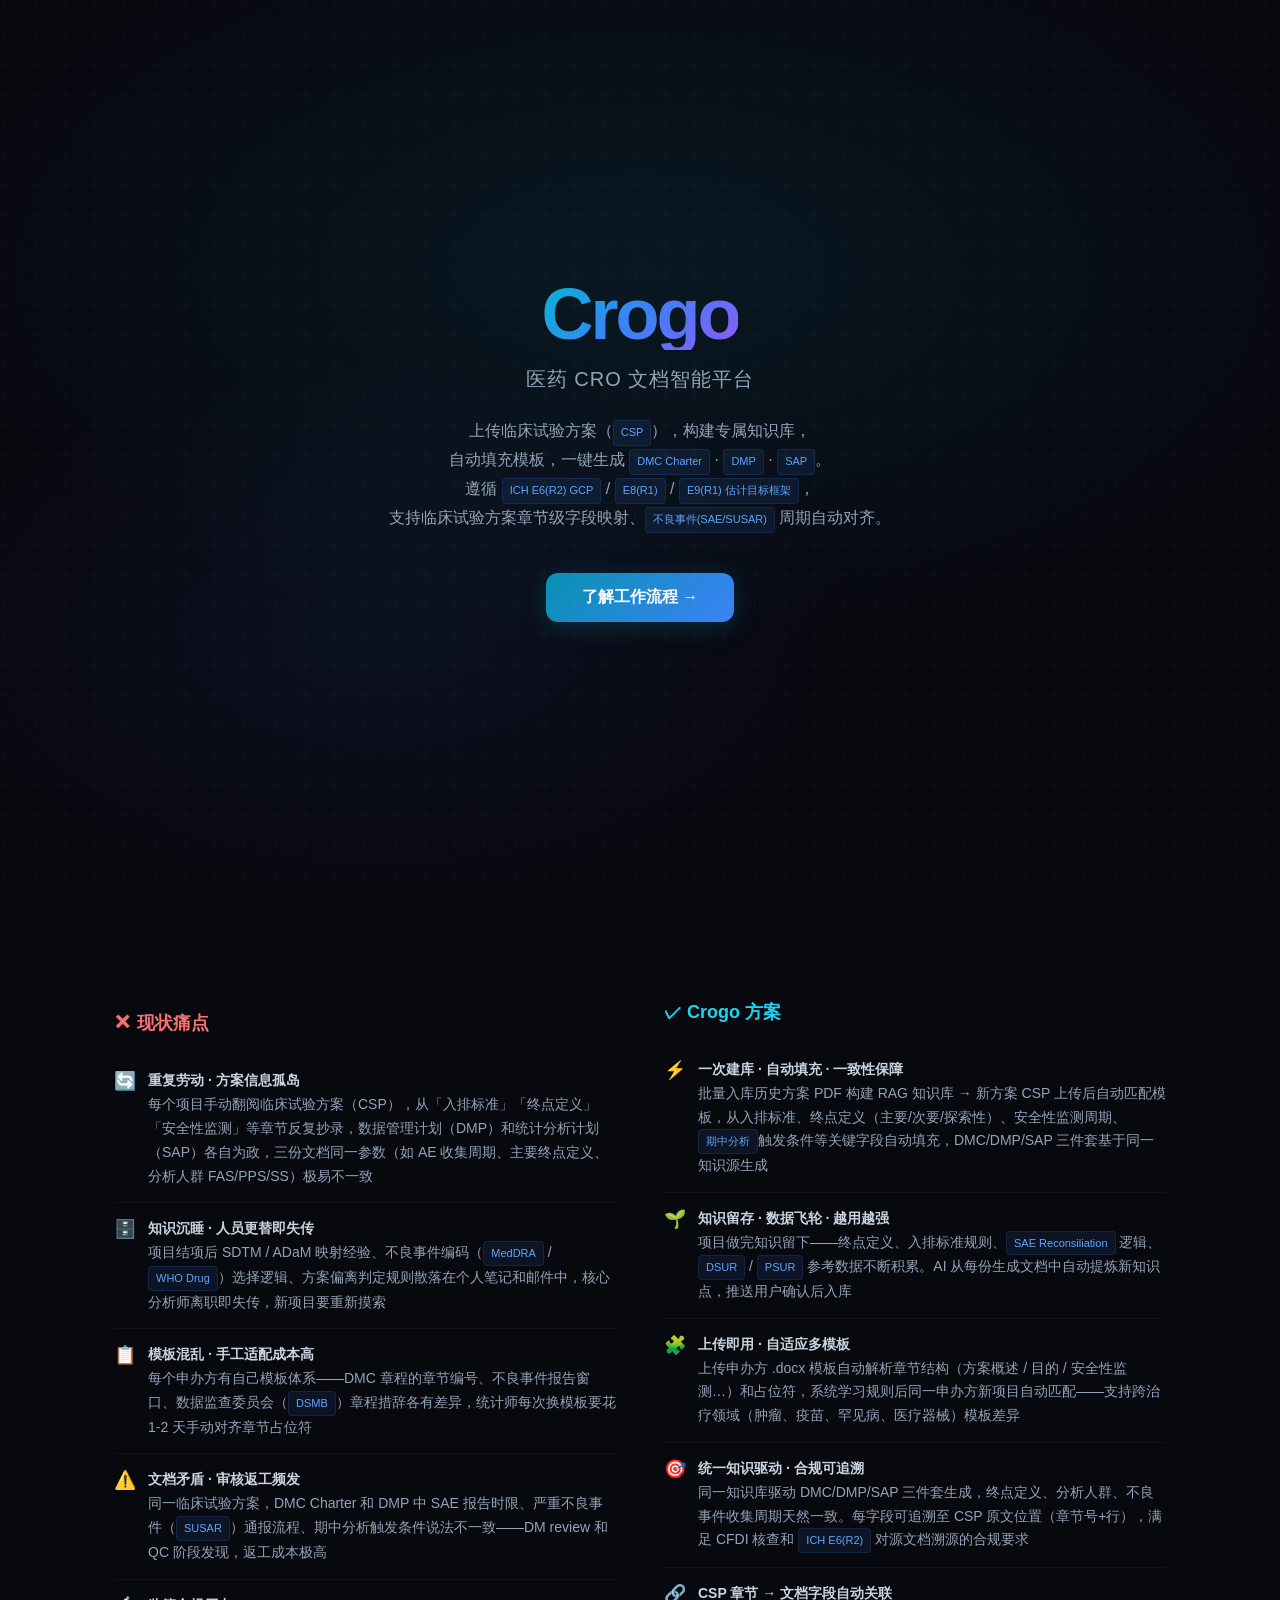
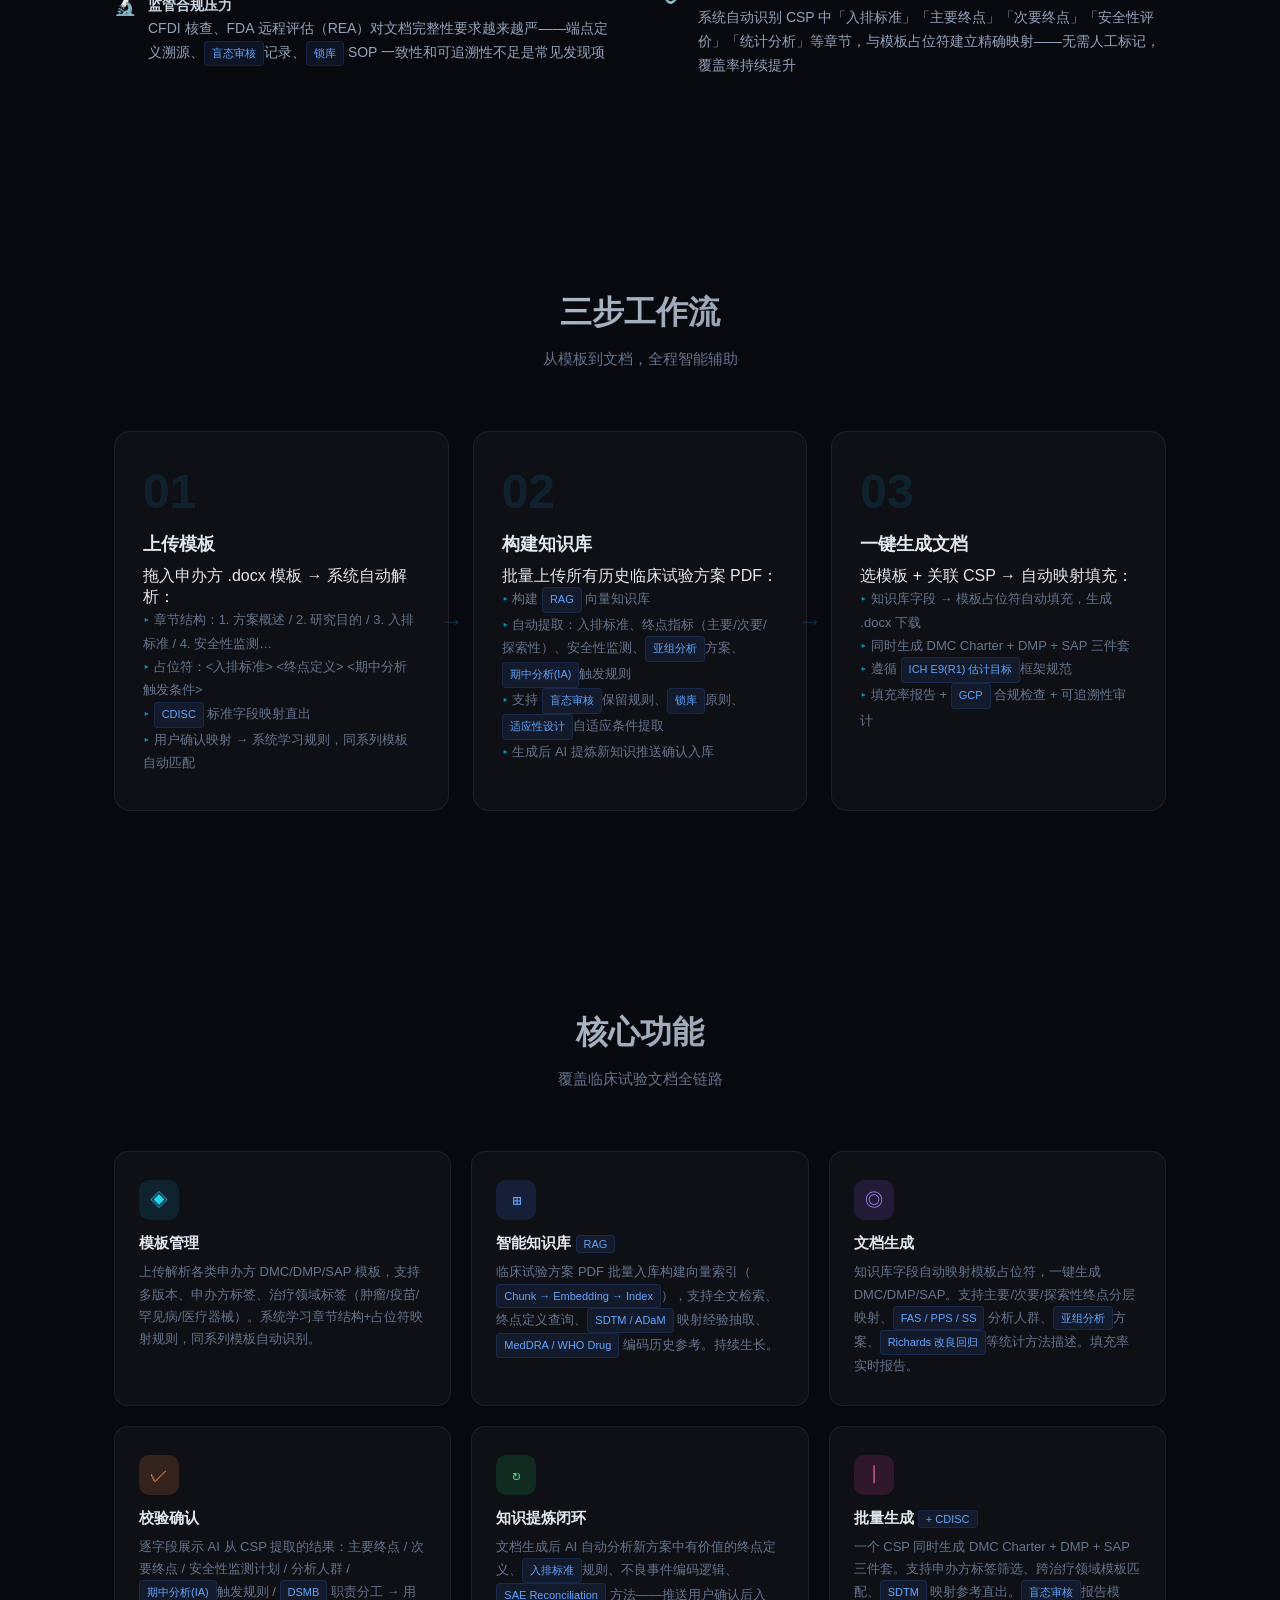
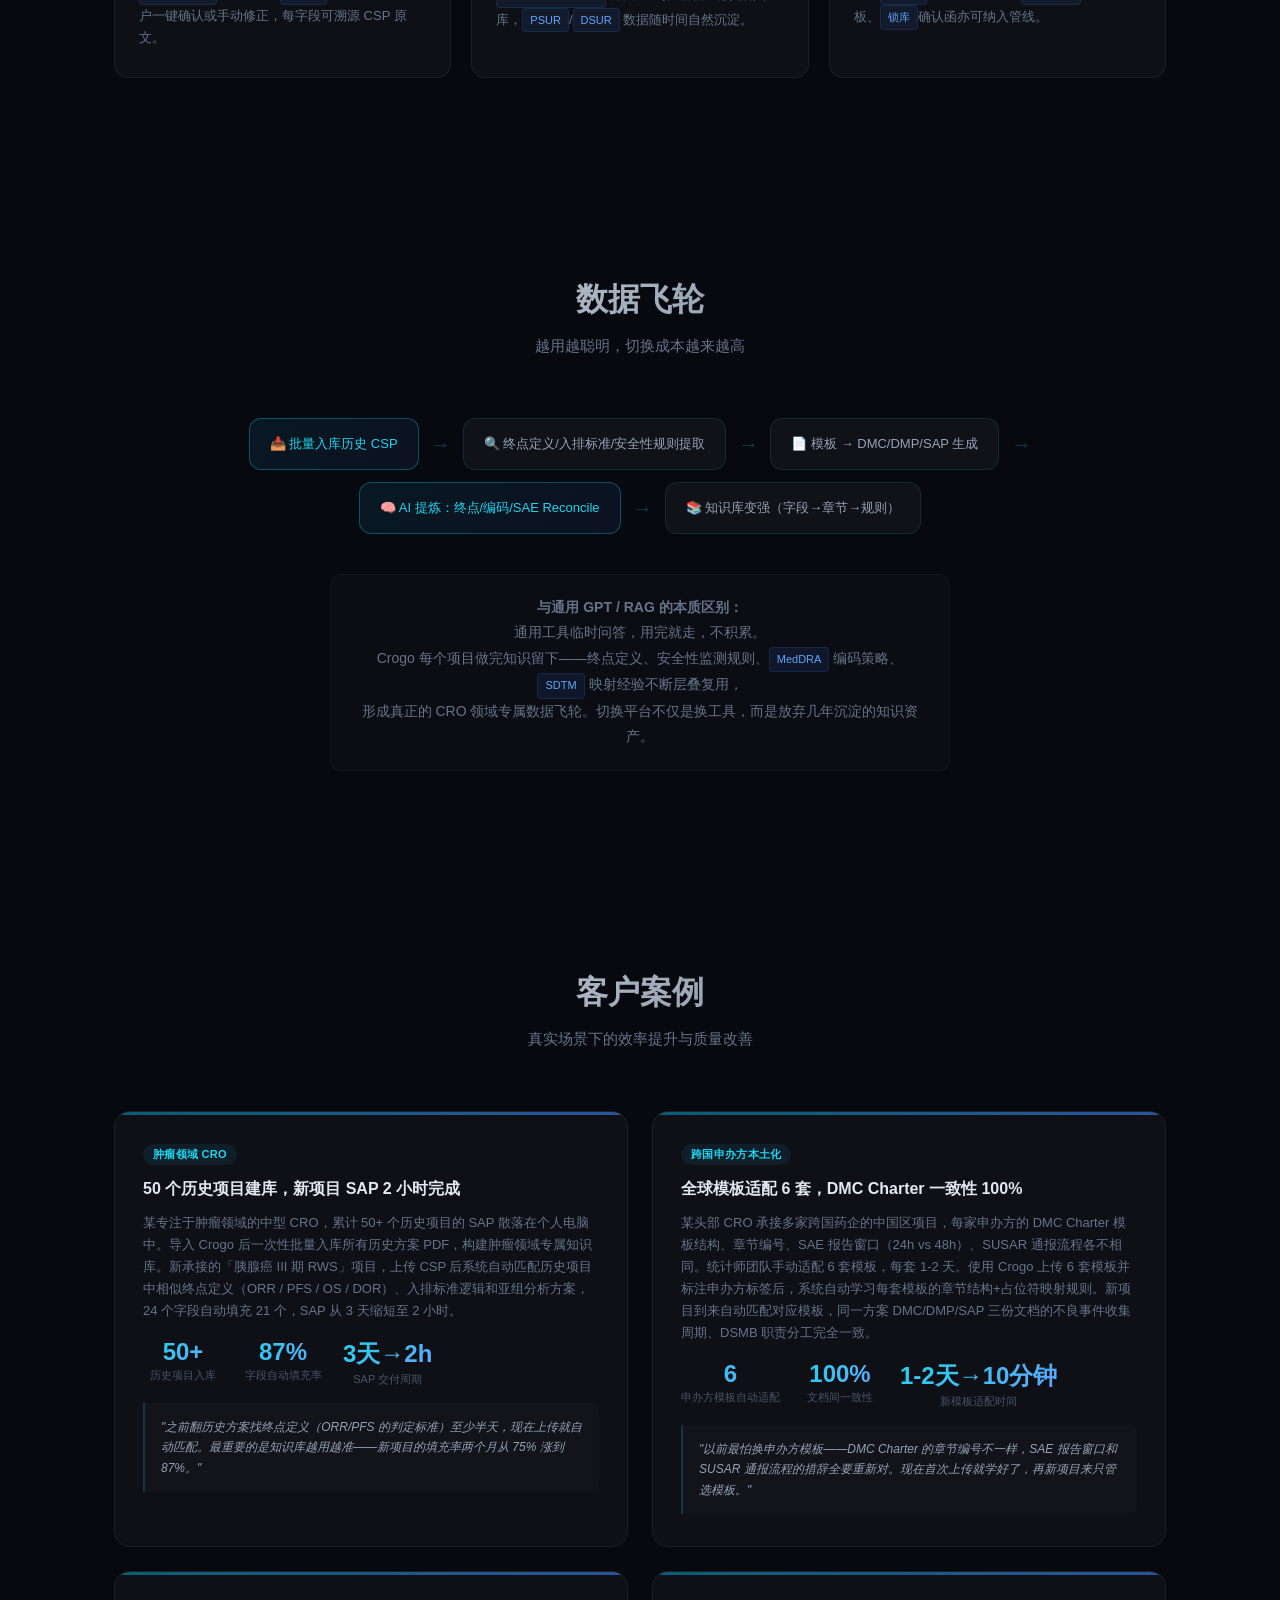
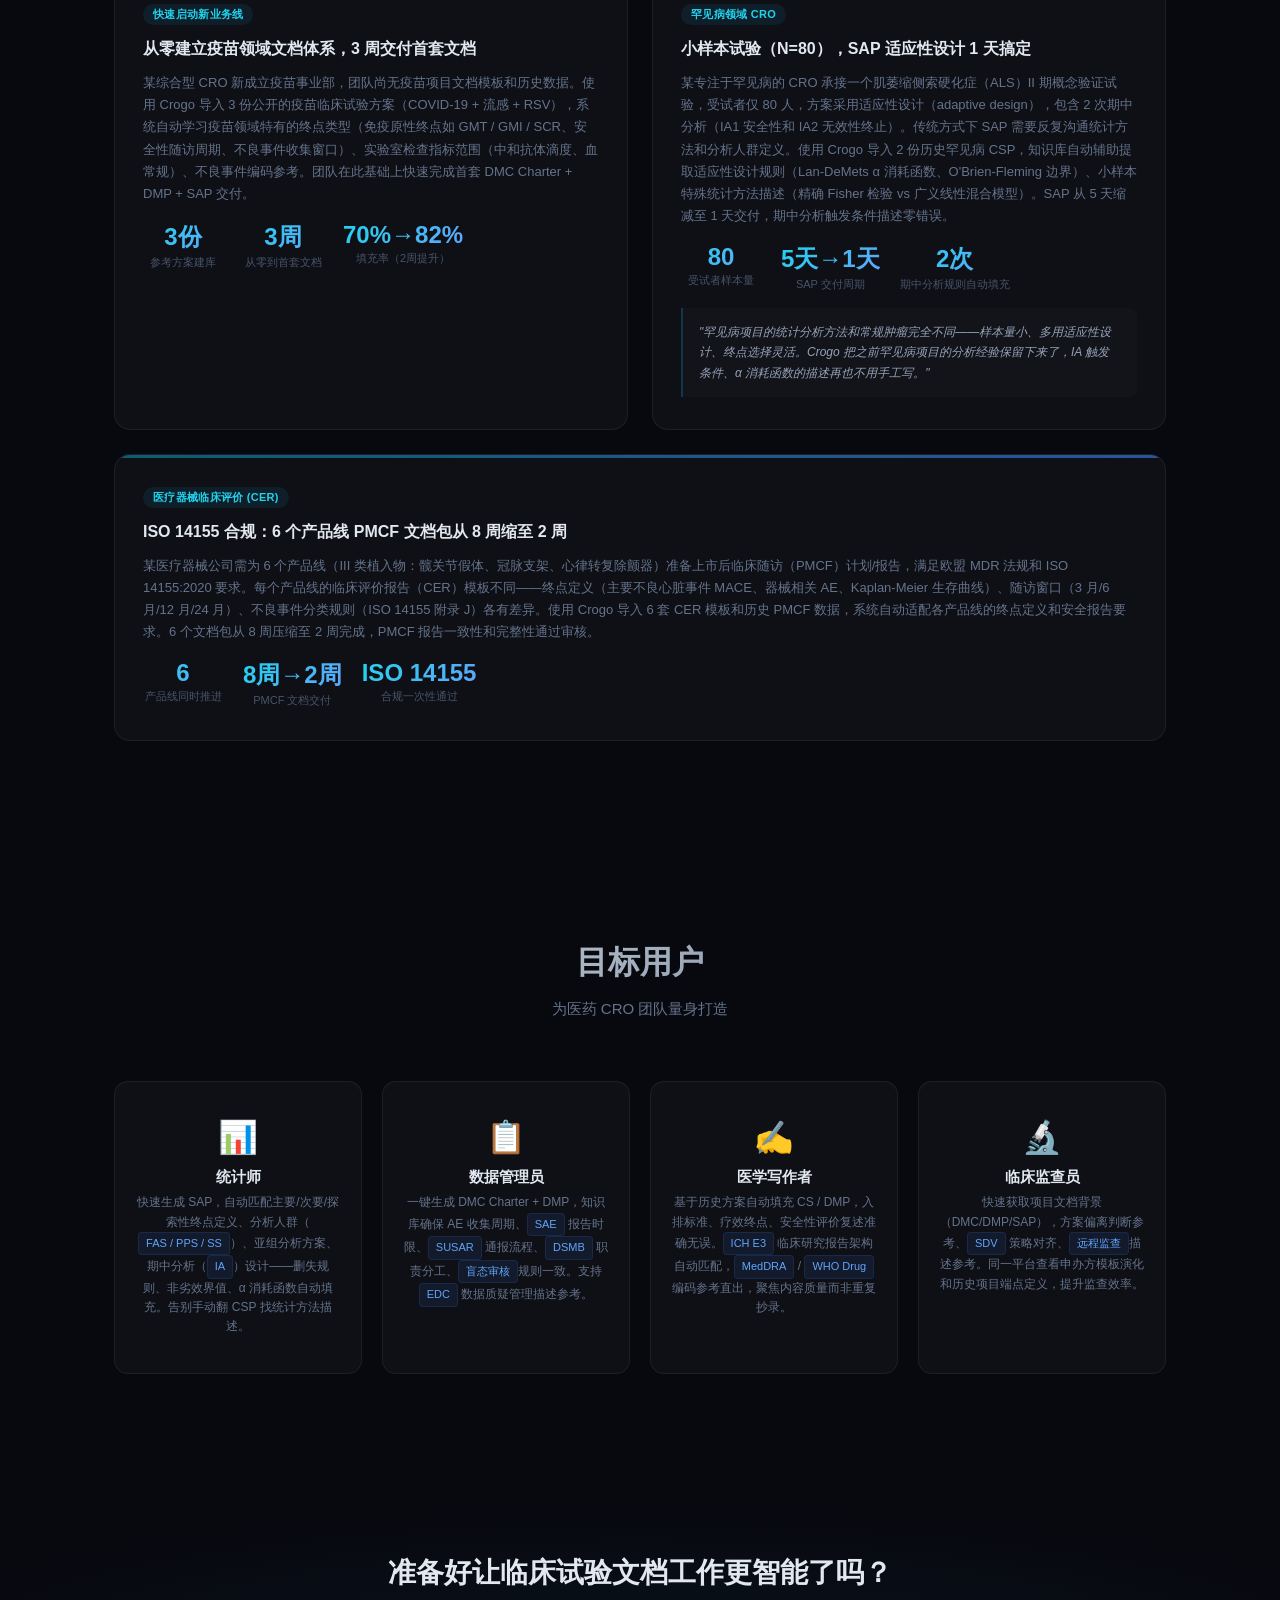
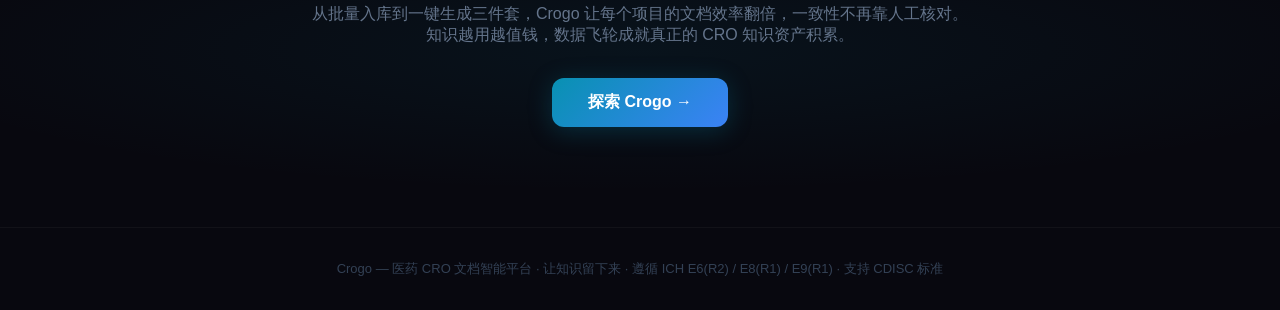
<file: app/index.html>
<!DOCTYPE html>
<html lang="zh-CN">
<head>
<meta charset="UTF-8">
<meta name="viewport" content="width=device-width, initial-scale=1.0">
<title>Crogo — 医药CRO文档智能平台</title>
<style>
* { margin: 0; padding: 0; box-sizing: border-box; }

body {
  font-family: -apple-system, BlinkMacSystemFont, 'Segoe UI', 'PingFang SC', 'Microsoft YaHei', sans-serif;
  background: #08080f;
  color: #e2e8f0;
  overflow-x: hidden;
}

/* ── Hero ── */
.hero {
  min-height: 100vh;
  display: flex;
  flex-direction: column;
  align-items: center;
  justify-content: center;
  text-align: center;
  padding: 40px 24px;
  position: relative;
  background: radial-gradient(ellipse 80% 60% at 50% 30%, rgba(8,145,178,.12) 0%, transparent 70%),
              radial-gradient(ellipse 60% 50% at 30% 70%, rgba(59,130,246,.08) 0%, transparent 60%);
}
.hero::after {
  content: '';
  position: absolute;
  inset: 0;
  background: url("data:image/svg+xml,%3Csvg width='60' height='60' viewBox='0 0 60 60' xmlns='http://www.w3.org/2000/svg'%3E%3Cg fill='none' fill-rule='evenodd'%3E%3Cg fill='%23ffffff' fill-opacity='0.015'%3E%3Cpath d='M36 34v-4h-2v4h-4v2h4v4h2v-4h4v-2h-4zm0-30V0h-2v4h-4v2h4v4h2V6h4V4h-4zM6 34v-4H4v4H0v2h4v4h2v-4h4v-2H6zM6 4V0H4v4H0v2h4v4h2V6h4V4H6z'/%3E%3C/g%3E%3C/g%3E%3C/svg%3E");
  pointer-events: none;
}
.hero-logo {
  font-size: 72px;
  font-weight: 800;
  letter-spacing: -3px;
  background: linear-gradient(135deg, #06b6d4 0%, #3b82f6 50%, #8b5cf6 100%);
  -webkit-background-clip: text;
  -webkit-text-fill-color: transparent;
  background-clip: text;
  line-height: 1;
}
.hero-tagline {
  font-size: 20px;
  color: #94a3b8;
  margin-top: 16px;
  letter-spacing: 1px;
}
.hero-desc {
  max-width: 680px;
  margin: 24px auto 40px;
  font-size: 16px;
  line-height: 1.8;
  color: #94a3b8;
}
.hero-cta {
  display: inline-flex;
  align-items: center;
  gap: 8px;
  padding: 14px 36px;
  border-radius: 12px;
  background: linear-gradient(135deg, #0891b2, #3b82f6);
  color: #fff;
  font-size: 16px;
  font-weight: 600;
  text-decoration: none;
  transition: transform .2s, box-shadow .2s;
  box-shadow: 0 4px 24px rgba(8,145,178,.25);
}
.hero-cta:hover {
  transform: translateY(-2px);
  box-shadow: 0 8px 32px rgba(8,145,178,.35);
}

/* ── Sections ── */
.section {
  max-width: 1100px;
  margin: 0 auto;
  padding: 100px 24px;
}
.section-title {
  font-size: 32px;
  font-weight: 700;
  text-align: center;
  margin-bottom: 12px;
  background: linear-gradient(135deg, #e2e8f0, #64748b);
  -webkit-background-clip: text;
  -webkit-text-fill-color: transparent;
  background-clip: text;
}
.section-subtitle {
  text-align: center;
  color: #64748b;
  font-size: 15px;
  margin-bottom: 60px;
  line-height: 1.6;
}

/* ── Problem / Solution ── */
.problem-grid {
  display: grid;
  grid-template-columns: 1fr 1fr;
  gap: 48px;
  align-items: center;
}
.problem-list h3 {
  font-size: 18px;
  font-weight: 600;
  color: #f87171;
  margin-bottom: 20px;
}
.problem-item {
  display: flex;
  gap: 12px;
  padding: 14px 0;
  border-bottom: 1px solid rgba(255,255,255,.04);
}
.problem-item:last-child { border: none; }
.problem-item .icon { font-size: 18px; flex-shrink: 0; margin-top: 1px; }
.problem-item .text { font-size: 14px; line-height: 1.7; color: #94a3b8; }
.problem-item .label { font-weight: 600; color: #cbd5e1; }

.solution-list h3 {
  font-size: 18px;
  font-weight: 600;
  color: #22d3ee;
  margin-bottom: 20px;
}
.solution-item {
  display: flex;
  gap: 12px;
  padding: 14px 0;
  border-bottom: 1px solid rgba(255,255,255,.04);
}
.solution-item:last-child { border: none; }
.solution-item .icon { font-size: 18px; flex-shrink: 0; margin-top: 1px; }
.solution-item .text { font-size: 14px; line-height: 1.7; color: #94a3b8; }
.solution-item .label { font-weight: 600; color: #cbd5e1; }

/* ── How It Works ── */
.steps {
  display: grid;
  grid-template-columns: repeat(3, 1fr);
  gap: 24px;
}
.step-card {
  background: rgba(255,255,255,.03);
  border: 1px solid rgba(255,255,255,.06);
  border-radius: 16px;
  padding: 36px 28px;
  position: relative;
  transition: border-color .3s, transform .3s;
}
.step-card:hover {
  border-color: rgba(8,145,178,.3);
  transform: translateY(-4px);
}
.step-number {
  font-size: 48px;
  font-weight: 800;
  background: linear-gradient(135deg, rgba(8,145,178,.15), rgba(59,130,246,.15));
  -webkit-background-clip: text;
  -webkit-text-fill-color: transparent;
  background-clip: text;
  line-height: 1;
  margin-bottom: 16px;
}
.step-card h4 {
  font-size: 18px;
  font-weight: 600;
  margin-bottom: 10px;
  color: #e2e8f0;
}
.step-card ul {
  font-size: 13px;
  line-height: 1.8;
  color: #64748b;
  padding-left: 0;
  list-style: none;
}
.step-card ul li::before {
  content: '▸ ';
  color: #0891b2;
}
.step-arrow {
  position: absolute;
  right: -16px;
  top: 50%;
  transform: translateY(-50%);
  font-size: 24px;
  color: rgba(8,145,178,.3);
}
.steps .step-card:last-child .step-arrow { display: none; }

/* ── Features ── */
.features {
  display: grid;
  grid-template-columns: repeat(3, 1fr);
  gap: 20px;
}
.feature-card {
  background: rgba(255,255,255,.03);
  border: 1px solid rgba(255,255,255,.06);
  border-radius: 14px;
  padding: 28px 24px;
  transition: border-color .3s;
}
.feature-card:hover { border-color: rgba(8,145,178,.2); }
.feature-icon {
  width: 40px;
  height: 40px;
  border-radius: 10px;
  display: flex;
  align-items: center;
  justify-content: center;
  font-size: 18px;
  margin-bottom: 14px;
}
.feature-card h4 {
  font-size: 15px;
  font-weight: 600;
  margin-bottom: 8px;
  color: #e2e8f0;
}
.feature-card p {
  font-size: 13px;
  line-height: 1.7;
  color: #64748b;
}

/* ── Data Flywheel ── */
.flywheel {
  text-align: center;
}
.flywheel-diagram {
  display: flex;
  align-items: center;
  justify-content: center;
  gap: 12px;
  flex-wrap: wrap;
  margin-top: 20px;
}
.flywheel-node {
  background: rgba(255,255,255,.04);
  border: 1px solid rgba(8,145,178,.2);
  border-radius: 12px;
  padding: 16px 20px;
  font-size: 13px;
  font-weight: 500;
  color: #94a3b8;
  min-width: 100px;
}
.flywheel-arrow {
  color: rgba(8,145,178,.4);
  font-size: 20px;
  font-weight: 300;
}
.flywheel-node.active {
  background: linear-gradient(135deg, rgba(8,145,178,.12), rgba(59,130,246,.08));
  border-color: rgba(8,145,178,.5);
  color: #22d3ee;
}
.flywheel-note {
  max-width: 620px;
  margin: 40px auto 0;
  font-size: 14px;
  line-height: 1.8;
  color: #64748b;
  padding: 20px 24px;
  background: rgba(255,255,255,.02);
  border-radius: 12px;
  border: 1px solid rgba(255,255,255,.04);
}

/* ── Case Studies ── */
.cases-grid {
  display: grid;
  grid-template-columns: 1fr 1fr;
  gap: 24px;
}
.case-card {
  background: rgba(255,255,255,.03);
  border: 1px solid rgba(255,255,255,.06);
  border-radius: 16px;
  padding: 32px 28px;
  position: relative;
  overflow: hidden;
  transition: border-color .3s;
}
.case-card:hover { border-color: rgba(8,145,178,.2); }
.case-card::before {
  content: '';
  position: absolute;
  top: 0; left: 0; right: 0;
  height: 3px;
  background: linear-gradient(90deg, #0891b2, #3b82f6);
  opacity: .6;
}
.case-tag {
  display: inline-block;
  padding: 3px 10px;
  border-radius: 20px;
  font-size: 11px;
  font-weight: 600;
  background: rgba(8,145,178,.12);
  color: #22d3ee;
  margin-bottom: 14px;
  letter-spacing: .3px;
}
.case-card h4 {
  font-size: 16px;
  font-weight: 600;
  margin-bottom: 12px;
  color: #e2e8f0;
}
.case-detail {
  font-size: 13px;
  line-height: 1.7;
  color: #64748b;
  margin-bottom: 16px;
}
.case-metrics {
  display: flex;
  gap: 20px;
  flex-wrap: wrap;
}
.case-metric {
  text-align: center;
  min-width: 80px;
}
.case-metric .num {
  font-size: 24px;
  font-weight: 700;
  background: linear-gradient(135deg, #22d3ee, #60a5fa);
  -webkit-background-clip: text;
  -webkit-text-fill-color: transparent;
  background-clip: text;
}
.case-metric .label {
  font-size: 11px;
  color: #475569;
  margin-top: 2px;
}
.case-quote {
  margin-top: 16px;
  padding: 14px 16px;
  background: rgba(255,255,255,.02);
  border-left: 2px solid rgba(8,145,178,.3);
  border-radius: 0 8px 8px 0;
  font-size: 12px;
  line-height: 1.7;
  color: #94a3b8;
  font-style: italic;
}
.case-card.full {
  grid-column: 1 / -1;
}

/* ── Target Users ── */
.users-grid {
  display: grid;
  grid-template-columns: repeat(4, 1fr);
  gap: 20px;
}
.user-card {
  text-align: center;
  padding: 36px 20px;
  background: rgba(255,255,255,.03);
  border: 1px solid rgba(255,255,255,.06);
  border-radius: 14px;
}
.user-card .emoji {
  font-size: 32px;
  margin-bottom: 12px;
}
.user-card h4 {
  font-size: 15px;
  font-weight: 600;
  margin-bottom: 6px;
}
.user-card p {
  font-size: 12px;
  color: #64748b;
  line-height: 1.6;
}

/* ── CTA ── */
.cta-section {
  text-align: center;
  padding: 80px 24px 100px;
  background: radial-gradient(ellipse 60% 40% at 50% 50%, rgba(8,145,178,.08), transparent);
}
.cta-section h2 {
  font-size: 28px;
  font-weight: 700;
  margin-bottom: 12px;
}
.cta-section p {
  color: #64748b;
  margin-bottom: 32px;
}

/* ── Footer ── */
.footer {
  text-align: center;
  padding: 32px 24px;
  color: #334155;
  font-size: 13px;
  border-top: 1px solid rgba(255,255,255,.04);
}

/* ── Glossary Pill ── */
.glossary-pill {
  display: inline-block;
  padding: 2px 7px;
  border-radius: 4px;
  font-size: 11px;
  font-weight: 500;
  background: rgba(59,130,246,.1);
  border: 1px solid rgba(59,130,246,.15);
  color: #60a5fa;
  cursor: help;
}

/* ── Responsive ── */
@media (max-width: 768px) {
  .hero-logo { font-size: 48px; }
  .problem-grid { grid-template-columns: 1fr; gap: 32px; }
  .steps { grid-template-columns: 1fr; }
  .step-arrow { display: none; }
  .features { grid-template-columns: 1fr; }
  .cases-grid { grid-template-columns: 1fr; }
  .users-grid { grid-template-columns: 1fr; }
  .flywheel-diagram { flex-direction: column; }
  .flywheel-arrow { transform: rotate(90deg); }
  .section { padding: 60px 20px; }
}
</style>
</head>
<body>

<!-- ═══ Hero ═══ -->
<section class="hero">
  <div class="hero-logo">Crogo</div>
  <div class="hero-tagline">医药 CRO 文档智能平台</div>
  <p class="hero-desc">
    上传临床试验方案（<span class="glossary-pill">CSP</span>），构建专属知识库，<br>
    自动填充模板，一键生成 <span class="glossary-pill">DMC Charter</span> · <span class="glossary-pill">DMP</span> · <span class="glossary-pill">SAP</span>。<br>
    遵循 <span class="glossary-pill">ICH E6(R2) GCP</span> / <span class="glossary-pill">E8(R1)</span> / <span class="glossary-pill">E9(R1) 估计目标框架</span>，<br>
    支持临床试验方案章节级字段映射、<span class="glossary-pill">不良事件(SAE/SUSAR)</span> 周期自动对齐。
  </p>
  <a href="#how-it-works" class="hero-cta">了解工作流程 →</a>
</section>

<!-- ═══ Problem / Solution ═══ -->
<section class="section" id="problem">
  <div class="problem-grid">
    <div class="problem-list">
      <h3>✕ 现状痛点</h3>
      <div class="problem-item">
        <span class="icon">🔄</span>
        <div class="text"><span class="label">重复劳动 · 方案信息孤岛</span><br>每个项目手动翻阅临床试验方案（CSP），从「入排标准」「终点定义」「安全性监测」等章节反复抄录，数据管理计划（DMP）和统计分析计划（SAP）各自为政，三份文档同一参数（如 AE 收集周期、主要终点定义、分析人群 FAS/PPS/SS）极易不一致</div>
      </div>
      <div class="problem-item">
        <span class="icon">🗄️</span>
        <div class="text"><span class="label">知识沉睡 · 人员更替即失传</span><br>项目结项后 SDTM / ADaM 映射经验、不良事件编码（<span class="glossary-pill">MedDRA</span> / <span class="glossary-pill">WHO Drug</span>）选择逻辑、方案偏离判定规则散落在个人笔记和邮件中，核心分析师离职即失传，新项目要重新摸索</div>
      </div>
      <div class="problem-item">
        <span class="icon">📋</span>
        <div class="text"><span class="label">模板混乱 · 手工适配成本高</span><br>每个申办方有自己模板体系——DMC 章程的章节编号、不良事件报告窗口、数据监查委员会（<span class="glossary-pill">DSMB</span>）章程措辞各有差异，统计师每次换模板要花 1-2 天手动对齐章节占位符</div>
      </div>
      <div class="problem-item">
        <span class="icon">⚠️</span>
        <div class="text"><span class="label">文档矛盾 · 审核返工频发</span><br>同一临床试验方案，DMC Charter 和 DMP 中 SAE 报告时限、严重不良事件（<span class="glossary-pill">SUSAR</span>）通报流程、期中分析触发条件说法不一致——DM review 和 QC 阶段发现，返工成本极高</div>
      </div>
      <div class="problem-item">
        <span class="icon">🔬</span>
        <div class="text"><span class="label">监管合规压力</span><br>CFDI 核查、FDA 远程评估（REA）对文档完整性要求越来越严——端点定义溯源、<span class="glossary-pill">盲态审核</span>记录、<span class="glossary-pill">锁库</span> SOP 一致性和可追溯性不足是常见发现项</div>
      </div>
    </div>

    <div class="solution-list">
      <h3>✓ Crogo 方案</h3>
      <div class="solution-item">
        <span class="icon">⚡</span>
        <div class="text"><span class="label">一次建库 · 自动填充 · 一致性保障</span><br>批量入库历史方案 PDF 构建 RAG 知识库 → 新方案 CSP 上传后自动匹配模板，从入排标准、终点定义（主要/次要/探索性）、安全性监测周期、<span class="glossary-pill">期中分析</span>触发条件等关键字段自动填充，DMC/DMP/SAP 三件套基于同一知识源生成</div>
      </div>
      <div class="solution-item">
        <span class="icon">🌱</span>
        <div class="text"><span class="label">知识留存 · 数据飞轮 · 越用越强</span><br>项目做完知识留下——终点定义、入排标准规则、<span class="glossary-pill">SAE Reconsiliation</span> 逻辑、<span class="glossary-pill">DSUR</span> / <span class="glossary-pill">PSUR</span> 参考数据不断积累。AI 从每份生成文档中自动提炼新知识点，推送用户确认后入库</div>
      </div>
      <div class="solution-item">
        <span class="icon">🧩</span>
        <div class="text"><span class="label">上传即用 · 自适应多模板</span><br>上传申办方 .docx 模板自动解析章节结构（方案概述 / 目的 / 安全性监测…）和占位符，系统学习规则后同一申办方新项目自动匹配——支持跨治疗领域（肿瘤、疫苗、罕见病、医疗器械）模板差异</div>
      </div>
      <div class="solution-item">
        <span class="icon">🎯</span>
        <div class="text"><span class="label">统一知识驱动 · 合规可追溯</span><br>同一知识库驱动 DMC/DMP/SAP 三件套生成，终点定义、分析人群、不良事件收集周期天然一致。每字段可追溯至 CSP 原文位置（章节号+行），满足 CFDI 核查和 <span class="glossary-pill">ICH E6(R2)</span> 对源文档溯源的合规要求</div>
      </div>
      <div class="solution-item">
        <span class="icon">🔗</span>
        <div class="text"><span class="label">CSP 章节 → 文档字段自动关联</span><br>系统自动识别 CSP 中「入排标准」「主要终点」「次要终点」「安全性评价」「统计分析」等章节，与模板占位符建立精确映射——无需人工标记，覆盖率持续提升</div>
      </div>
    </div>
  </div>
</section>

<!-- ═══ How It Works ═══ -->
<section class="section" id="how-it-works">
  <h2 class="section-title">三步工作流</h2>
  <p class="section-subtitle">从模板到文档，全程智能辅助</p>
  <div class="steps">
    <div class="step-card">
      <span class="step-arrow">→</span>
      <div class="step-number">01</div>
      <h4>上传模板</h4>
      <p>拖入申办方 .docx 模板 → 系统自动解析：</p>
      <ul>
        <li>章节结构：1. 方案概述 / 2. 研究目的 / 3. 入排标准 / 4. 安全性监测…</li>
        <li>占位符：<入排标准> <终点定义> <AE 收集周期> <SAE 报告时限> <期中分析触发条件></li>
        <li><span class="glossary-pill">CDISC</span> 标准字段映射直出</li>
        <li>用户确认映射 → 系统学习规则，同系列模板自动匹配</li>
      </ul>
    </div>
    <div class="step-card">
      <span class="step-arrow">→</span>
      <div class="step-number">02</div>
      <h4>构建知识库</h4>
      <p>批量上传所有历史临床试验方案 PDF：</p>
      <ul>
        <li>构建 <span class="glossary-pill">RAG</span> 向量知识库</li>
        <li>自动提取：入排标准、终点指标（主要/次要/探索性）、安全性监测、<span class="glossary-pill">亚组分析</span>方案、<span class="glossary-pill">期中分析(IA)</span>触发规则</li>
        <li>支持 <span class="glossary-pill">盲态审核</span>保留规则、<span class="glossary-pill">锁库</span>原则、<span class="glossary-pill">适应性设计</span>自适应条件提取</li>
        <li>生成后 AI 提炼新知识推送确认入库</li>
      </ul>
    </div>
    <div class="step-card">
      <span class="step-arrow" style="display:none"></span>
      <div class="step-number">03</div>
      <h4>一键生成文档</h4>
      <p>选模板 + 关联 CSP → 自动映射填充：</p>
      <ul>
        <li>知识库字段 → 模板占位符自动填充，生成 .docx 下载</li>
        <li>同时生成 DMC Charter + DMP + SAP 三件套</li>
        <li>遵循 <span class="glossary-pill">ICH E9(R1) 估计目标</span>框架规范</li>
        <li>填充率报告 + <span class="glossary-pill">GCP</span> 合规检查 + 可追溯性审计</li>
      </ul>
    </div>
  </div>
</section>

<!-- ═══ Features ═══ -->
<section class="section">
  <h2 class="section-title">核心功能</h2>
  <p class="section-subtitle">覆盖临床试验文档全链路</p>
  <div class="features">
    <div class="feature-card">
      <div class="feature-icon" style="background:rgba(8,145,178,.15);color:#22d3ee;">◈</div>
      <h4>模板管理</h4>
      <p>上传解析各类申办方 DMC/DMP/SAP 模板，支持多版本、申办方标签、治疗领域标签（肿瘤/疫苗/罕见病/医疗器械）。系统学习章节结构+占位符映射规则，同系列模板自动识别。</p>
    </div>
    <div class="feature-card">
      <div class="feature-icon" style="background:rgba(59,130,246,.15);color:#60a5fa;">⊞</div>
      <h4>智能知识库 <span class="glossary-pill">RAG</span></h4>
      <p>临床试验方案 PDF 批量入库构建向量索引（<span class="glossary-pill">Chunk → Embedding → Index</span>），支持全文检索、终点定义查询、<span class="glossary-pill">SDTM / ADaM</span> 映射经验抽取、<span class="glossary-pill">MedDRA / WHO Drug</span> 编码历史参考。持续生长。</p>
    </div>
    <div class="feature-card">
      <div class="feature-icon" style="background:rgba(139,92,246,.15);color:#a78bfa;">◎</div>
      <h4>文档生成</h4>
      <p>知识库字段自动映射模板占位符，一键生成 DMC/DMP/SAP。支持主要/次要/探索性终点分层映射、<span class="glossary-pill">FAS / PPS / SS</span> 分析人群、<span class="glossary-pill">亚组分析</span>方案、<span class="glossary-pill">Richards 改良回归</span>等统计方法描述。填充率实时报告。</p>
    </div>
    <div class="feature-card">
      <div class="feature-icon" style="background:rgba(251,146,60,.15);color:#fb923c;">✓</div>
      <h4>校验确认</h4>
      <p>逐字段展示 AI 从 CSP 提取的结果：主要终点 / 次要终点 / 安全性监测计划 / 分析人群 / <span class="glossary-pill">期中分析(IA)</span>触发规则 / <span class="glossary-pill">DSMB</span> 职责分工 → 用户一键确认或手动修正，每字段可溯源 CSP 原文。</p>
    </div>
    <div class="feature-card">
      <div class="feature-icon" style="background:rgba(34,197,94,.15);color:#4ade80;">↻</div>
      <h4>知识提炼闭环</h4>
      <p>文档生成后 AI 自动分析新方案中有价值的终点定义、<span class="glossary-pill">入排标准</span>规则、不良事件编码逻辑、<span class="glossary-pill">SAE Reconciliation</span> 方法——推送用户确认后入库，<span class="glossary-pill">PSUR</span>/<span class="glossary-pill">DSUR</span> 数据随时间自然沉淀。</p>
    </div>
    <div class="feature-card">
      <div class="feature-icon" style="background:rgba(236,72,153,.15);color:#f472b6;">⏐</div>
      <h4>批量生成 <span class="glossary-pill">+ CDISC</span></h4>
      <p>一个 CSP 同时生成 DMC Charter + DMP + SAP 三件套。支持申办方标签筛选、跨治疗领域模板匹配、<span class="glossary-pill">SDTM</span> 映射参考直出。<span class="glossary-pill">盲态审核</span>报告模板、<span class="glossary-pill">锁库</span>确认函亦可纳入管线。</p>
    </div>
  </div>
</section>

<!-- ═══ Data Flywheel ═══ -->
<section class="section flywheel">
  <h2 class="section-title">数据飞轮</h2>
  <p class="section-subtitle">越用越聪明，切换成本越来越高</p>
  <div class="flywheel-diagram">
    <span class="flywheel-node active">📥 批量入库历史 CSP</span>
    <span class="flywheel-arrow">→</span>
    <span class="flywheel-node">🔍 终点定义/入排标准/安全性规则提取</span>
    <span class="flywheel-arrow">→</span>
    <span class="flywheel-node">📄 模板 → DMC/DMP/SAP 生成</span>
    <span class="flywheel-arrow">→</span>
    <span class="flywheel-node active">🧠 AI 提炼：终点/编码/SAE Reconcile</span>
    <span class="flywheel-arrow">→</span>
    <span class="flywheel-node">📚 知识库变强（字段→章节→规则）</span>
  </div>
  <div class="flywheel-note">
    <strong>与通用 GPT / RAG 的本质区别：</strong><br>
    通用工具临时问答，用完就走，不积累。<br>
    Crogo 每个项目做完知识留下——终点定义、安全性监测规则、<span class="glossary-pill">MedDRA</span> 编码策略、<span class="glossary-pill">SDTM</span> 映射经验不断层叠复用，<br>
    形成真正的 CRO 领域专属数据飞轮。切换平台不仅是换工具，而是放弃几年沉淀的知识资产。
  </div>
</section>

<!-- ═══ Case Studies ═══ -->
<section class="section">
  <h2 class="section-title">客户案例</h2>
  <p class="section-subtitle">真实场景下的效率提升与质量改善</p>
  <div class="cases-grid">

    <div class="case-card">
      <span class="case-tag">肿瘤领域 CRO</span>
      <h4>50 个历史项目建库，新项目 SAP 2 小时完成</h4>
      <p class="case-detail">
        某专注于肿瘤领域的中型 CRO，累计 50+ 个历史项目的 SAP 散落在个人电脑中。导入 Crogo 后一次性批量入库所有历史方案 PDF，构建肿瘤领域专属知识库。新承接的「胰腺癌 III 期 RWS」项目，上传 CSP 后系统自动匹配历史项目中相似终点定义（ORR / PFS / OS / DOR）、入排标准逻辑和亚组分析方案，24 个字段自动填充 21 个，SAP 从 3 天缩短至 2 小时。
      </p>
      <div class="case-metrics">
        <div class="case-metric"><div class="num">50+</div><div class="label">历史项目入库</div></div>
        <div class="case-metric"><div class="num">87%</div><div class="label">字段自动填充率</div></div>
        <div class="case-metric"><div class="num">3天→2h</div><div class="label">SAP 交付周期</div></div>
      </div>
      <div class="case-quote">
        "之前翻历史方案找终点定义（ORR/PFS 的判定标准）至少半天，现在上传就自动匹配。最重要的是知识库越用越准——新项目的填充率两个月从 75% 涨到 87%。"
      </div>
    </div>

    <div class="case-card">
      <span class="case-tag">跨国申办方本土化</span>
      <h4>全球模板适配 6 套，DMC Charter 一致性 100%</h4>
      <p class="case-detail">
        某头部 CRO 承接多家跨国药企的中国区项目，每家申办方的 DMC Charter 模板结构、章节编号、SAE 报告窗口（24h vs 48h）、SUSAR 通报流程各不相同。统计师团队手动适配 6 套模板，每套 1-2 天。使用 Crogo 上传 6 套模板并标注申办方标签后，系统自动学习每套模板的章节结构+占位符映射规则。新项目到来自动匹配对应模板，同一方案 DMC/DMP/SAP 三份文档的不良事件收集周期、DSMB 职责分工完全一致。
      </p>
      <div class="case-metrics">
        <div class="case-metric"><div class="num">6</div><div class="label">申办方模板自动适配</div></div>
        <div class="case-metric"><div class="num">100%</div><div class="label">文档间一致性</div></div>
        <div class="case-metric"><div class="num">1-2天→10分钟</div><div class="label">新模板适配时间</div></div>
      </div>
      <div class="case-quote">
        "以前最怕换申办方模板——DMC Charter 的章节编号不一样，SAE 报告窗口和 SUSAR 通报流程的措辞全要重新对。现在首次上传就学好了，再新项目来只管选模板。"
      </div>
    </div>

    <div class="case-card">
      <span class="case-tag">快速启动新业务线</span>
      <h4>从零建立疫苗领域文档体系，3 周交付首套文档</h4>
      <p class="case-detail">
        某综合型 CRO 新成立疫苗事业部，团队尚无疫苗项目文档模板和历史数据。使用 Crogo 导入 3 份公开的疫苗临床试验方案（COVID-19 + 流感 + RSV），系统自动学习疫苗领域特有的终点类型（免疫原性终点如 GMT / GMI / SCR、安全性随访周期、不良事件收集窗口）、实验室检查指标范围（中和抗体滴度、血常规）、不良事件编码参考。团队在此基础上快速完成首套 DMC Charter + DMP + SAP 交付。
      </p>
      <div class="case-metrics">
        <div class="case-metric"><div class="num">3份</div><div class="label">参考方案建库</div></div>
        <div class="case-metric"><div class="num">3周</div><div class="label">从零到首套文档</div></div>
        <div class="case-metric"><div class="num">70%→82%</div><div class="label">填充率（2周提升）</div></div>
      </div>
    </div>

    <div class="case-card">
      <span class="case-tag">罕见病领域 CRO</span>
      <h4>小样本试验（N=80），SAP 适应性设计 1 天搞定</h4>
      <p class="case-detail">
        某专注于罕见病的 CRO 承接一个肌萎缩侧索硬化症（ALS）II 期概念验证试验，受试者仅 80 人，方案采用适应性设计（adaptive design），包含 2 次期中分析（IA1 安全性和 IA2 无效性终止）。传统方式下 SAP 需要反复沟通统计方法和分析人群定义。使用 Crogo 导入 2 份历史罕见病 CSP，知识库自动辅助提取适应性设计规则（Lan-DeMets α 消耗函数、O'Brien-Fleming 边界）、小样本特殊统计方法描述（精确 Fisher 检验 vs 广义线性混合模型）。SAP 从 5 天缩减至 1 天交付，期中分析触发条件描述零错误。
      </p>
      <div class="case-metrics">
        <div class="case-metric"><div class="num">80</div><div class="label">受试者样本量</div></div>
        <div class="case-metric"><div class="num">5天→1天</div><div class="label">SAP 交付周期</div></div>
        <div class="case-metric"><div class="num">2次</div><div class="label">期中分析规则自动填充</div></div>
      </div>
      <div class="case-quote">
        "罕见病项目的统计分析方法和常规肿瘤完全不同——样本量小、多用适应性设计、终点选择灵活。Crogo 把之前罕见病项目的分析经验保留下来了，IA 触发条件、α 消耗函数的描述再也不用手工写。"
      </div>
    </div>

    <div class="case-card full">
      <span class="case-tag">医疗器械临床评价 (CER)</span>
      <h4>ISO 14155 合规：6 个产品线 PMCF 文档包从 8 周缩至 2 周</h4>
      <p class="case-detail">
        某医疗器械公司需为 6 个产品线（III 类植入物：髋关节假体、冠脉支架、心律转复除颤器）准备上市后临床随访（PMCF）计划/报告，满足欧盟 MDR 法规和 ISO 14155:2020 要求。每个产品线的临床评价报告（CER）模板不同——终点定义（主要不良心脏事件 MACE、器械相关 AE、Kaplan-Meier 生存曲线）、随访窗口（3 月/6 月/12 月/24 月）、不良事件分类规则（ISO 14155 附录 J）各有差异。使用 Crogo 导入 6 套 CER 模板和历史 PMCF 数据，系统自动适配各产品线的终点定义和安全报告要求。6 个文档包从 8 周压缩至 2 周完成，PMCF 报告一致性和完整性通过审核。
      </p>
      <div class="case-metrics">
        <div class="case-metric"><div class="num">6</div><div class="label">产品线同时推进</div></div>
        <div class="case-metric"><div class="num">8周→2周</div><div class="label">PMCF 文档交付</div></div>
        <div class="case-metric"><div class="num">ISO 14155</div><div class="label">合规一次性通过</div></div>
      </div>
    </div>

  </div>
</section>

<!-- ═══ Target Users ═══ -->
<section class="section">
  <h2 class="section-title">目标用户</h2>
  <p class="section-subtitle">为医药 CRO 团队量身打造</p>
  <div class="users-grid">
    <div class="user-card">
      <div class="emoji">📊</div>
      <h4>统计师</h4>
      <p>快速生成 SAP，自动匹配主要/次要/探索性终点定义、分析人群（<span class="glossary-pill">FAS / PPS / SS</span>）、亚组分析方案、期中分析（<span class="glossary-pill">IA</span>）设计——删失规则、非劣效界值、α 消耗函数自动填充。告别手动翻 CSP 找统计方法描述。</p>
    </div>
    <div class="user-card">
      <div class="emoji">📋</div>
      <h4>数据管理员</h4>
      <p>一键生成 DMC Charter + DMP，知识库确保 AE 收集周期、<span class="glossary-pill">SAE</span> 报告时限、<span class="glossary-pill">SUSAR</span> 通报流程、<span class="glossary-pill">DSMB</span> 职责分工、<span class="glossary-pill">盲态审核</span>规则一致。支持 <span class="glossary-pill">EDC</span> 数据质疑管理描述参考。</p>
    </div>
    <div class="user-card">
      <div class="emoji">✍️</div>
      <h4>医学写作者</h4>
      <p>基于历史方案自动填充 CS / DMP，入排标准、疗效终点、安全性评价复述准确无误。<span class="glossary-pill">ICH E3</span> 临床研究报告架构自动匹配，<span class="glossary-pill">MedDRA</span> / <span class="glossary-pill">WHO Drug</span> 编码参考直出，聚焦内容质量而非重复抄录。</p>
    </div>
    <div class="user-card">
      <div class="emoji">🔬</div>
      <h4>临床监查员</h4>
      <p>快速获取项目文档背景（DMC/DMP/SAP），方案偏离判断参考、<span class="glossary-pill">SDV</span> 策略对齐、<span class="glossary-pill">远程监查</span>描述参考。同一平台查看申办方模板演化和历史项目端点定义，提升监查效率。</p>
    </div>
  </div>
</section>

<!-- ═══ CTA ═══ -->
<section class="cta-section">
  <h2>准备好让临床试验文档工作更智能了吗？</h2>
  <p>从批量入库到一键生成三件套，Crogo 让每个项目的文档效率翻倍，一致性不再靠人工核对。<br>知识越用越值钱，数据飞轮成就真正的 CRO 知识资产积累。</p>
  <a href="/" class="hero-cta">探索 Crogo →</a>
</section>

<!-- ═══ Footer ═══ -->
<div class="footer">
  Crogo — 医药 CRO 文档智能平台 · 让知识留下来 · 遵循 ICH E6(R2) / E8(R1) / E9(R1) · 支持 CDISC 标准
</div>

</body>
</html>
</file>
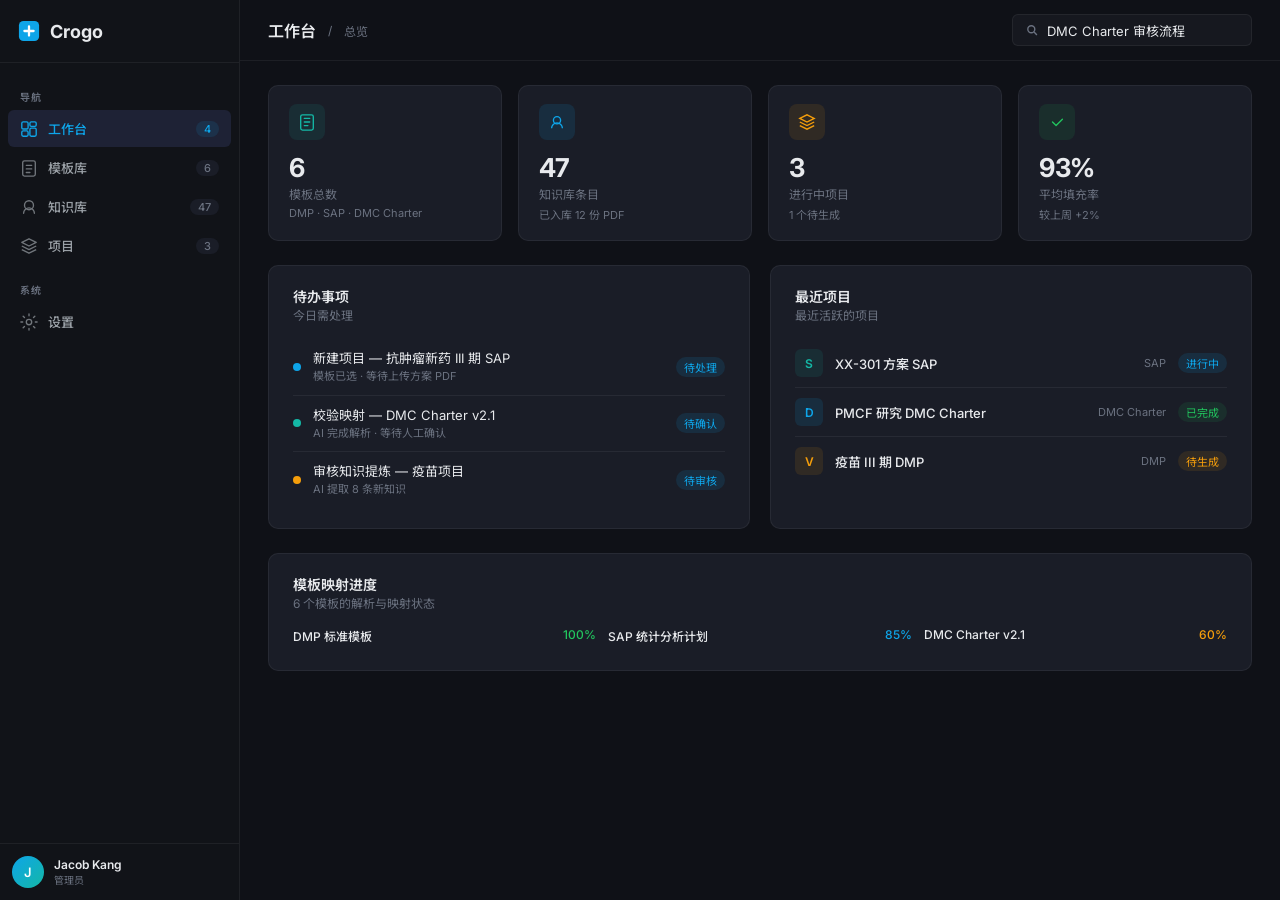
<file: screenshots/crogo-app-ui.html>
<!DOCTYPE html>
<html lang="zh-CN">
<head>
<meta charset="UTF-8">
<meta name="viewport" content="width=device-width,initial-scale=1.0">
<title>Crogo — 工作台总览</title>
<link href="https://fonts.googleapis.com/css2?family=Inter:wght@300;400;500;600;700&family=Noto+Sans+SC:wght@400;500;600;700&display=swap" rel="stylesheet">
<style>
*{margin:0;padding:0;box-sizing:border-box}
:root{
  --bg:#0f1117;
  --bg-alt:#16181f;
  --bg-card:#1a1d27;
  --bg-hover:#222536;
  --sidebar:#111318;
  --sidebar-hover:#1a1d27;
  --sidebar-active:#1e2235;
  --text:#e8eaed;
  --text-sec:#9aa0a6;
  --text-ter:#6b7280;
  --accent:#0ea5e9;
  --accent-dark:#0284c7;
  --accent-soft:rgba(14,165,233,.12);
  --teal:#14b8a6;
  --teal-soft:rgba(20,184,166,.1);
  --green:#22c55e;
  --green-soft:rgba(34,197,94,.1);
  --amber:#f59e0b;
  --amber-soft:rgba(245,158,11,.1);
  --red:#ef4444;
  --border:rgba(255,255,255,.06);
  --border-light:rgba(255,255,255,.1);
  --radius:10px;
  --radius-sm:6px;
  --shadow:0 1px 3px rgba(0,0,0,.3),0 1px 2px rgba(0,0,0,.4);
  --shadow-lg:0 10px 40px rgba(0,0,0,.5);
  --sidebar-w:240px;
}
body{font-family:'Inter','Noto Sans SC',-apple-system,sans-serif;background:var(--bg);color:var(--text);display:flex;min-height:100vh;overflow:hidden}
a{text-decoration:none;color:inherit}

/* ── Sidebar ── */
.sidebar{
  width:var(--sidebar-w);
  background:var(--sidebar);
  border-right:1px solid var(--border);
  display:flex;
  flex-direction:column;
  flex-shrink:0;
  height:100vh;
  position:sticky;
  top:0;
}
.sidebar-brand{
  display:flex;
  align-items:center;
  gap:10px;
  padding:20px 18px;
  font-size:18px;
  font-weight:700;
  border-bottom:1px solid var(--border);
}
.sidebar-brand svg{width:22px;height:22px}
.sidebar-nav{flex:1;padding:10px 8px;overflow-y:auto}
.nav-item{
  display:flex;
  align-items:center;
  gap:10px;
  padding:9px 12px;
  border-radius:var(--radius-sm);
  font-size:13px;
  font-weight:500;
  color:var(--text-sec);
  cursor:default;
  transition:.15s;
  margin-bottom:2px;
}
.nav-item:hover{background:var(--sidebar-hover);color:var(--text)}
.nav-item.active{background:var(--sidebar-active);color:var(--accent)}
.nav-item svg{width:18px;height:18px;flex-shrink:0;opacity:.7}
.nav-item.active svg{opacity:1}
.nav-badge{
  margin-left:auto;
  background:var(--bg-card);
  padding:1px 8px;
  border-radius:9999px;
  font-size:11px;
  color:var(--text-ter);
}
.nav-item.active .nav-badge{background:var(--accent-soft);color:var(--accent)}
.nav-label{font-size:10px;font-weight:600;color:var(--text-ter);padding:16px 12px 6px;text-transform:uppercase;letter-spacing:.8px}
.sidebar-footer{
  padding:12px;
  border-top:1px solid var(--border);
  display:flex;
  align-items:center;
  gap:10px;
}
.user-avatar{
  width:32px;height:32px;border-radius:50%;
  background:linear-gradient(135deg,var(--accent),var(--teal));
  display:flex;align-items:center;justify-content:center;
  font-size:13px;font-weight:600;color:#fff;flex-shrink:0;
}
.user-info{flex:1;min-width:0}
.user-name{font-size:12px;font-weight:600}
.user-role{font-size:10px;color:var(--text-ter)}

/* ── Main Content ── */
.main{flex:1;display:flex;flex-direction:column;overflow:hidden}
.topbar{
  display:flex;
  align-items:center;
  justify-content:space-between;
  padding:14px 28px;
  background:var(--bg);
  border-bottom:1px solid var(--border);
  flex-shrink:0;
}
.topbar-left{display:flex;align-items:center;gap:12px}
.page-title{font-size:16px;font-weight:600}
.breadcrumb{font-size:12px;color:var(--text-ter)}
.search-bar{
  display:flex;
  align-items:center;
  background:var(--bg-alt);
  border:1px solid var(--border);
  border-radius:var(--radius-sm);
  padding:7px 12px;
  gap:8px;
  width:240px;
}
.search-bar svg{width:14px;height:14px;color:var(--text-ter);flex-shrink:0}
.search-bar input{
  background:transparent;
  border:none;
  outline:none;
  color:var(--text);
  font-size:13px;
  width:100%;
  font-family:inherit;
}
.search-bar input::placeholder{color:var(--text-ter)}

.content{padding:24px 28px;overflow-y:auto;flex:1}

/* ── Cards ── */
.card{
  background:var(--bg-card);
  border:1px solid var(--border);
  border-radius:var(--radius);
  padding:20px 24px;
}
.card-header{
  display:flex;
  align-items:center;
  justify-content:space-between;
  margin-bottom:16px;
}
.card-title{font-size:14px;font-weight:600}
.card-subtitle{font-size:12px;color:var(--text-ter)}

/* ── Stats ── */
.stats-grid{display:grid;grid-template-columns:repeat(4,1fr);gap:16px;margin-bottom:24px}
.stat-card{
  background:var(--bg-card);
  border:1px solid var(--border);
  border-radius:var(--radius);
  padding:18px 20px;
}
.stat-card .icon-row{display:flex;align-items:center;justify-content:space-between;margin-bottom:12px}
.stat-card .stat-icon{
  width:36px;height:36px;border-radius:8px;
  display:flex;align-items:center;justify-content:center;
}
.stat-icon.teal{background:var(--teal-soft);color:var(--teal)}
.stat-icon.blue{background:var(--accent-soft);color:var(--accent)}
.stat-icon.green{background:var(--green-soft);color:var(--green)}
.stat-icon.amber{background:var(--amber-soft);color:var(--amber)}
.stat-num{font-size:26px;font-weight:700;letter-spacing:-.5px;margin-bottom:2px}
.stat-label{font-size:12px;color:var(--text-ter)}
.stat-sub{font-size:11px;color:var(--text-ter);margin-top:4px}

/* ── Two column ── */
.cols-2{display:grid;grid-template-columns:1fr 1fr;gap:20px;margin-bottom:24px}

/* ── Todo list ── */
.todo-item{
  display:flex;
  align-items:center;
  gap:12px;
  padding:10px 0;
  border-bottom:1px solid var(--border);
}
.todo-item:last-child{border-bottom:none}
.todo-dot{
  width:8px;height:8px;border-radius:50%;flex-shrink:0;
}
.todo-dot.blue{background:var(--accent)}
.todo-dot.teal{background:var(--teal)}
.todo-dot.amber{background:var(--amber)}
.todo-content{flex:1;font-size:13px;line-height:1.4}
.todo-content .todo-meta{font-size:11px;color:var(--text-ter);margin-top:2px}
.todo-status{
  font-size:11px;padding:2px 8px;border-radius:9999px;
  background:var(--accent-soft);color:var(--accent);
}

/* ── Recent projects ── */
.project-row{
  display:flex;align-items:center;gap:12px;
  padding:10px 0;border-bottom:1px solid var(--border);
  font-size:13px;
}
.project-row:last-child{border-bottom:none}
.project-icon{
  width:28px;height:28px;border-radius:6px;
  display:flex;align-items:center;justify-content:center;
  font-size:12px;font-weight:600;
  flex-shrink:0;
}
.project-name{flex:1;font-weight:500}
.project-type{font-size:11px;color:var(--text-ter)}
.project-status{font-size:11px;padding:2px 8px;border-radius:9999px}
.project-status.pending{background:var(--amber-soft);color:var(--amber)}
.project-status.done{background:var(--green-soft);color:var(--green)}
.project-status.active{background:var(--accent-soft);color:var(--accent)}

/* ── KB View ── */
.kb-layout{display:grid;grid-template-columns:3fr 2fr;gap:20px}
.kb-stats-row{display:grid;grid-template-columns:repeat(3,1fr);gap:12px;margin-bottom:20px}
.kb-stat-box{
  background:var(--bg-card);border:1px solid var(--border);
  border-radius:var(--radius);padding:16px;text-align:center;
}
.kb-stat-box .num{font-size:24px;font-weight:700}
.kb-stat-box .label{font-size:11px;color:var(--text-ter);margin-top:4px}

/* ── Upload zone ── */
.upload-zone{
  border:2px dashed var(--border-light);
  border-radius:var(--radius);
  padding:40px 24px;
  text-align:center;
  cursor:default;
  transition:.2s;
  margin-bottom:20px;
}
.upload-zone:hover{border-color:var(--accent);background:var(--accent-soft)}
.upload-zone svg{width:36px;height:36px;color:var(--text-ter);margin-bottom:12px}
.upload-zone p{font-size:13px;color:var(--text-sec)}
.upload-zone .hint{font-size:11px;color:var(--text-ter);margin-top:6px}

.doc-list{display:flex;flex-direction:column;gap:8px}
.doc-item{
  display:flex;align-items:center;gap:10px;
  padding:10px 14px;
  background:var(--bg-alt);
  border:1px solid var(--border);
  border-radius:var(--radius-sm);
  font-size:13px;
}
.doc-item .doc-icon{width:20px;height:20px;flex-shrink:0}
.doc-item .doc-name{flex:1}
.doc-item .doc-status{font-size:11px;color:var(--green)}
.doc-item .doc-date{font-size:11px;color:var(--text-ter)}

/* ── Template Grid ── */
.tpl-grid{display:grid;grid-template-columns:repeat(3,1fr);gap:14px}
.tpl-card{
  background:var(--bg-card);border:1px solid var(--border);
  border-radius:var(--radius);padding:18px;transition:.2s;
}
.tpl-card:hover{border-color:var(--accent);background:var(--bg-hover)}
.tpl-card .tpl-icon{
  width:36px;height:36px;border-radius:8px;margin-bottom:12px;
  display:flex;align-items:center;justify-content:center;
  background:var(--accent-soft);color:var(--accent);
}
.tpl-card .tpl-name{font-size:14px;font-weight:600;margin-bottom:4px}
.tpl-card .tpl-type{
  display:inline-block;font-size:10px;font-weight:500;
  padding:2px 8px;border-radius:9999px;
  background:var(--bg-alt);border:1px solid var(--border);
  color:var(--text-ter);margin-bottom:8px;
}
.tpl-card .tpl-meta{font-size:11px;color:var(--text-ter)}
.tpl-card .tpl-progress{
  margin-top:12px;height:4px;background:var(--bg-alt);border-radius:2px;overflow:hidden;
}
.tpl-card .tpl-progress-bar{
  height:100%;border-radius:2px;background:var(--accent);
  transition:width .5s ease;
}

/* ── Gen View ── */
.gen-layout{display:grid;grid-template-columns:1fr 1fr;gap:20px}
.gen-select-list{display:flex;flex-direction:column;gap:8px}
.gen-select-item{
  display:flex;align-items:center;gap:12px;
  padding:14px 16px;
  background:var(--bg-card);border:1px solid var(--border);
  border-radius:var(--radius-sm);cursor:default;transition:.2s;
}
.gen-select-item:hover{border-color:var(--accent)}
.gen-select-item input[type=checkbox]{
  width:16px;height:16px;accent-color:var(--accent);cursor:default;
}
.gen-select-item .g-name{font-size:13px;font-weight:500;flex:1}
.gen-select-item .g-type{font-size:11px;color:var(--text-sec)}
.gen-select-item .g-check{font-size:11px;color:var(--green)}
.gen-btn{
  display:inline-flex;align-items:center;gap:8px;
  background:var(--accent);color:#fff;border:none;
  padding:10px 24px;border-radius:var(--radius-sm);
  font-size:13px;font-weight:500;cursor:default;transition:.2s;
  margin-top:16px;
}

/* ── Gen Result ── */
.gen-result{
  border:1px solid var(--border);border-radius:var(--radius);
  background:var(--bg-card);padding:20px;
}
.gen-result .result-head{display:flex;align-items:center;gap:12px;margin-bottom:16px}
.gen-result .result-icon{width:40px;height:40px;border-radius:8px;background:var(--green-soft);color:var(--green);display:flex;align-items:center;justify-content:center}
.gen-result .result-title{font-size:14px;font-weight:600}
.gen-result .result-sub{font-size:12px;color:var(--text-ter)}
.gen-result .result-stats{display:grid;grid-template-columns:1fr 1fr;gap:12px;margin-bottom:16px}
.gen-result .result-stat{
  background:var(--bg-alt);border-radius:6px;padding:12px;
  text-align:center;
}
.gen-result .result-stat .r-num{font-size:18px;font-weight:700;color:var(--accent)}
.gen-result .result-stat .r-label{font-size:11px;color:var(--text-ter)}
.gen-result .download-btn{
  display:inline-flex;align-items:center;gap:6px;
  background:var(--green-soft);color:var(--green);
  padding:8px 16px;border-radius:6px;font-size:12px;font-weight:500;
}

/* ── Page hiding (screenshot mode) ── */
.page{display:none}
.page.active{display:block}
</style>
</head>
<body>

<!-- ====== SIDEBAR ====== -->
<div class="sidebar">
  <div class="sidebar-brand">
    <svg viewBox="0 0 24 24" fill="none">
      <rect x="1" y="1" width="22" height="22" rx="5" fill="#0ea5e9"/>
      <path d="M7 12h10M12 7v10" stroke="#fff" stroke-width="2.5" stroke-linecap="round"/>
    </svg>
    Crogo
  </div>
  <div class="sidebar-nav">
    <div class="nav-label">导航</div>
    <div class="nav-item active" data-page="dashboard">
      <svg viewBox="0 0 20 20" fill="none"><rect x="2" y="2" width="7" height="8" rx="1.5" stroke="currentColor" stroke-width="1.5"/><rect x="11" y="2" width="7" height="5" rx="1.5" stroke="currentColor" stroke-width="1.5"/><rect x="2" y="12" width="7" height="6" rx="1.5" stroke="currentColor" stroke-width="1.5"/><rect x="11" y="9" width="7" height="9" rx="1.5" stroke="currentColor" stroke-width="1.5"/></svg>
      工作台
      <span class="nav-badge">4</span>
    </div>
    <div class="nav-item" data-page="templates">
      <svg viewBox="0 0 20 20" fill="none"><rect x="3" y="2" width="14" height="17" rx="2" stroke="currentColor" stroke-width="1.5"/><path d="M7 7h6M7 11h6M7 15h4" stroke="currentColor" stroke-width="1.5" stroke-linecap="round"/></svg>
      模板库
      <span class="nav-badge">6</span>
    </div>
    <div class="nav-item" data-page="knowledge">
      <svg viewBox="0 0 20 20" fill="none"><circle cx="10" cy="8" r="5" stroke="currentColor" stroke-width="1.5"/><path d="M4 17c0-3.3 2.7-6 6-6s6 2.7 6 6" stroke="currentColor" stroke-width="1.5" stroke-linecap="round"/></svg>
      知识库
      <span class="nav-badge">47</span>
    </div>
    <div class="nav-item" data-page="projects">
      <svg viewBox="0 0 20 20" fill="none"><path d="M2 6l8-4 8 4-8 4-8-4z" stroke="currentColor" stroke-width="1.5" stroke-linejoin="round"/><path d="M2 10l8 4 8-4" stroke="currentColor" stroke-width="1.5" stroke-linejoin="round"/><path d="M2 14l8 4 8-4" stroke="currentColor" stroke-width="1.5" stroke-linejoin="round"/></svg>
      项目
      <span class="nav-badge">3</span>
    </div>
    <div class="nav-label">系统</div>
    <div class="nav-item" data-page="settings">
      <svg viewBox="0 0 20 20" fill="none"><circle cx="10" cy="10" r="3" stroke="currentColor" stroke-width="1.5"/><path d="M10 1v2M10 17v2M1 10h2M17 10h2M3.5 3.5l1.5 1.5M15 15l1.5 1.5M3.5 16.5l1.5-1.5M15 5l1.5-1.5" stroke="currentColor" stroke-width="1.5" stroke-linecap="round"/></svg>
      设置
    </div>
  </div>
  <div class="sidebar-footer">
    <div class="user-avatar">J</div>
    <div class="user-info">
      <div class="user-name">Jacob Kang</div>
      <div class="user-role">管理员</div>
    </div>
  </div>
</div>

<!-- ====== MAIN ====== -->
<div class="main">

<!-- Top Bar -->
<div class="topbar">
  <div class="topbar-left">
    <div class="page-title">工作台</div>
    <span style="color:var(--text-ter);font-size:12px">/</span>
    <span class="breadcrumb">总览</span>
  </div>
  <div class="search-bar">
    <svg viewBox="0 0 20 20" fill="none" stroke="currentColor" stroke-width="2"><circle cx="9" cy="9" r="5"/><path d="M13 13l4 4"/></svg>
    <input type="text" placeholder="搜索知识库..." value="DMC Charter 审核流程">
  </div>
</div>

<!-- Content Area -->
<div class="content">

<!-- Page: Dashboard (active) -->
<div class="page active" id="page-dashboard">

  <!-- Stats Row -->
  <div class="stats-grid">
    <div class="stat-card">
      <div class="icon-row">
        <div class="stat-icon teal">
          <svg viewBox="0 0 20 20" fill="none" width="18" height="18" stroke="currentColor" stroke-width="1.5"><rect x="3" y="2" width="14" height="17" rx="2"/><path d="M7 6h6M7 10h6M7 14h4" stroke-linecap="round"/></svg>
        </div>
      </div>
      <div class="stat-num">6</div>
      <div class="stat-label">模板总数</div>
      <div class="stat-sub">DMP · SAP · DMC Charter</div>
    </div>
    <div class="stat-card">
      <div class="icon-row">
        <div class="stat-icon blue">
          <svg viewBox="0 0 20 20" fill="none" width="18" height="18" stroke="currentColor" stroke-width="1.5"><circle cx="10" cy="8" r="4"/><path d="M4 17c0-3.3 2.7-6 6-6s6 2.7 6 6"/></svg>
        </div>
      </div>
      <div class="stat-num">47</div>
      <div class="stat-label">知识库条目</div>
      <div class="stat-sub">已入库 12 份 PDF</div>
    </div>
    <div class="stat-card">
      <div class="icon-row">
        <div class="stat-icon amber">
          <svg viewBox="0 0 20 20" fill="none" width="18" height="18" stroke="currentColor" stroke-width="1.5"><path d="M2 6l8-4 8 4-8 4-8-4z"/><path d="M2 10l8 4 8-4"/><path d="M2 14l8 4 8-4"/></svg>
        </div>
      </div>
      <div class="stat-num">3</div>
      <div class="stat-label">进行中项目</div>
      <div class="stat-sub">1 个待生成</div>
    </div>
    <div class="stat-card">
      <div class="icon-row">
        <div class="stat-icon green">
          <svg viewBox="0 0 20 20" fill="none" width="18" height="18" stroke="currentColor" stroke-width="1.5"><path d="M16 7l-7 7L5 10" stroke-linecap="round" stroke-linejoin="round"/></svg>
        </div>
      </div>
      <div class="stat-num">93%</div>
      <div class="stat-label">平均填充率</div>
      <div class="stat-sub">较上周 +2%</div>
    </div>
  </div>

  <!-- Two columns -->
  <div class="cols-2">
    <!-- Todo -->
    <div class="card">
      <div class="card-header">
        <div>
          <div class="card-title">待办事项</div>
          <div class="card-subtitle">今日需处理</div>
        </div>
      </div>
      <div class="todo-item">
        <div class="todo-dot blue"></div>
        <div class="todo-content">
          <div>新建项目 — 抗肿瘤新药 III 期 SAP</div>
          <div class="todo-meta">模板已选 · 等待上传方案 PDF</div>
        </div>
        <span class="todo-status">待处理</span>
      </div>
      <div class="todo-item">
        <div class="todo-dot teal"></div>
        <div class="todo-content">
          <div>校验映射 — DMC Charter v2.1</div>
          <div class="todo-meta">AI 完成解析 · 等待人工确认</div>
        </div>
        <span class="todo-status">待确认</span>
      </div>
      <div class="todo-item">
        <div class="todo-dot amber"></div>
        <div class="todo-content">
          <div>审核知识提炼 — 疫苗项目</div>
          <div class="todo-meta">AI 提取 8 条新知识</div>
        </div>
        <span class="todo-status">待审核</span>
      </div>
    </div>

    <!-- Recent Projects -->
    <div class="card">
      <div class="card-header">
        <div>
          <div class="card-title">最近项目</div>
          <div class="card-subtitle">最近活跃的项目</div>
        </div>
      </div>
      <div class="project-row">
        <div class="project-icon" style="background:var(--teal-soft);color:var(--teal)">S</div>
        <div class="project-name">XX-301 方案 SAP</div>
        <div class="project-type">SAP</div>
        <span class="project-status active" style="background:var(--accent-soft);color:var(--accent)">进行中</span>
      </div>
      <div class="project-row">
        <div class="project-icon" style="background:var(--blue-soft,var(--accent-soft));color:var(--accent)">D</div>
        <div class="project-name">PMCF 研究 DMC Charter</div>
        <div class="project-type">DMC Charter</div>
        <span class="project-status done">已完成</span>
      </div>
      <div class="project-row">
        <div class="project-icon" style="background:var(--amber-soft);color:var(--amber)">V</div>
        <div class="project-name">疫苗 III 期 DMP</div>
        <div class="project-type">DMP</div>
        <span class="project-status pending">待生成</span>
      </div>
    </div>
  </div>

  <!-- Template Progress -->
  <div class="card">
    <div class="card-header">
      <div>
        <div class="card-title">模板映射进度</div>
        <div class="card-subtitle">6 个模板的解析与映射状态</div>
      </div>
    </div>
    <div style="display:grid;grid-template-columns:repeat(3,1fr);gap:12px">
      <div><div style="font-size:12px;font-weight:500;margin-bottom:6px;display:flex;justify-content:space-between"><span>DMP 标准模板</span><span style="color:var(--green)">100%</span></div><div class="tpl-progress"><div class="tpl-progress-bar" style="width:100%;background:var(--green)"></div></div></div>
      <div><div style="font-size:12px;font-weight:500;margin-bottom:6px;display:flex;justify-content:space-between"><span>SAP 统计分析计划</span><span style="color:var(--accent)">85%</span></div><div class="tpl-progress"><div class="tpl-progress-bar" style="width:85%"></div></div></div>
      <div><div style="font-size:12px;font-weight:500;margin-bottom:6px;display:flex;justify-content:space-between"><span>DMC Charter v2.1</span><span style="color:var(--amber)">60%</span></div><div class="tpl-progress"><div class="tpl-progress-bar" style="width:60%;background:var(--amber)"></div></div></div>
    </div>
  </div>
</div>

<!-- Page: Knowledge Base (hidden) -->
<div class="page" id="page-knowledge">
  <div class="kb-stats-row">
    <div class="kb-stat-box">
      <div class="num" style="color:var(--accent)">47</div>
      <div class="label">知识条目</div>
    </div>
    <div class="kb-stat-box">
      <div class="num" style="color:var(--teal)">12</div>
      <div class="label">已入库文档</div>
    </div>
    <div class="kb-stat-box">
      <div class="num" style="color:var(--green)">3</div>
      <div class="label">关联项目</div>
    </div>
  </div>
  <div class="kb-layout">
    <div>
      <div class="upload-zone">
        <svg viewBox="0 0 40 40" fill="none" stroke="currentColor" stroke-width="1.5"><path d="M20 28V12M12 20l8-8 8 8" stroke-linecap="round" stroke-linejoin="round"/><rect x="4" y="8" width="32" height="24" rx="4"/></svg>
        <p>拖入 PDF 文件到此处，或点击上传</p>
        <div class="hint">支持批量上传 · 自动解析文本 · 构建 RAG 向量索引</div>
      </div>
      <div class="doc-list">
        <div class="doc-item">
          <svg class="doc-icon" viewBox="0 0 20 20" fill="none" stroke="currentColor" stroke-width="1.5"><rect x="3" y="2" width="14" height="17" rx="2"/><path d="M7 7h6M7 11h6" stroke-linecap="round"/></svg>
          <span class="doc-name">XX-301_临床试验方案_V3.0.pdf</span>
          <span class="doc-status">✓ 已索引</span>
          <span class="doc-date">2026-06-12</span>
        </div>
        <div class="doc-item">
          <svg class="doc-icon" viewBox="0 0 20 20" fill="none" stroke="currentColor" stroke-width="1.5"><rect x="3" y="2" width="14" height="17" rx="2"/><path d="M7 7h6M7 11h6" stroke-linecap="round"/></svg>
          <span class="doc-name">PMCF_研究方案_SO_2025.pdf</span>
          <span class="doc-status">✓ 已索引</span>
          <span class="doc-date">2026-06-11</span>
        </div>
        <div class="doc-item">
          <svg class="doc-icon" viewBox="0 0 20 20" fill="none" stroke="currentColor" stroke-width="1.5"><rect x="3" y="2" width="14" height="17" rx="2"/><path d="M7 7h6M7 11h6" stroke-linecap="round"/></svg>
          <span class="doc-name">疫苗_III期_统计分析计划_v2.1.pdf</span>
          <span class="doc-status">✓ 已索引</span>
          <span class="doc-date">2026-06-10</span>
        </div>
      </div>
    </div>
    <div>
      <div class="card">
        <div class="card-header">
          <div class="card-title">最近查询</div>
        </div>
        <div class="todo-item">
          <div class="todo-dot teal"></div>
          <div class="todo-content">
            <div>"DMC Charter 审核流程"</div>
            <div class="todo-meta">5 条结果 · 置信度 87%</div>
          </div>
        </div>
        <div class="todo-item">
          <div class="todo-dot teal"></div>
          <div class="todo-content">
            <div>"SAP 样本量计算方法"</div>
            <div class="todo-meta">3 条结果 · 置信度 92%</div>
          </div>
        </div>
        <div class="todo-item">
          <div class="todo-dot blue"></div>
          <div class="todo-content">
            <div>"抗肿瘤药物不良事件编码规则"</div>
            <div class="todo-meta">8 条结果 · 置信度 79%</div>
          </div>
        </div>
      </div>
    </div>
  </div>
</div>

<!-- Page: Template Parser (hidden) -->
<div class="page" id="page-templates">
  <div class="tpl-grid">
    <div class="tpl-card">
      <div class="tpl-icon">
        <svg viewBox="0 0 20 20" fill="none" width="18" height="18" stroke="currentColor" stroke-width="1.5"><rect x="3" y="2" width="14" height="17" rx="2"/><path d="M7 7h6M7 11h6" stroke-linecap="round"/></svg>
      </div>
      <div class="tpl-name">DMP 标准模板</div>
      <span class="tpl-type">DMP</span>
      <div class="tpl-meta">48 个占位符 · 12 个章节</div>
      <div class="tpl-progress"><div class="tpl-progress-bar" style="width:100%;background:var(--green)"></div></div>
    </div>
    <div class="tpl-card">
      <div class="tpl-icon" style="background:var(--teal-soft);color:var(--teal)">
        <svg viewBox="0 0 20 20" fill="none" width="18" height="18" stroke="currentColor" stroke-width="1.5"><rect x="3" y="2" width="14" height="17" rx="2"/><path d="M7 7h6M7 11h6" stroke-linecap="round"/></svg>
      </div>
      <div class="tpl-name">SAP 统计分析计划</div>
      <span class="tpl-type" style="background:var(--teal-soft);border-color:var(--teal);color:var(--teal)">SAP</span>
      <div class="tpl-meta">52 个占位符 · 人工确认中</div>
      <div class="tpl-progress"><div class="tpl-progress-bar" style="width:85%"></div></div>
    </div>
    <div class="tpl-card">
      <div class="tpl-icon" style="background:var(--amber-soft);color:var(--amber)">
        <svg viewBox="0 0 20 20" fill="none" width="18" height="18" stroke="currentColor" stroke-width="1.5"><rect x="3" y="2" width="14" height="17" rx="2"/><path d="M7 7h6M7 11h6" stroke-linecap="round"/></svg>
      </div>
      <div class="tpl-name">DMC Charter v2.1</div>
      <span class="tpl-type" style="background:var(--amber-soft);border-color:var(--amber);color:var(--amber)">DMC</span>
      <div class="tpl-meta">36 个占位符 · 映射待确认</div>
      <div class="tpl-progress"><div class="tpl-progress-bar" style="width:60%;background:var(--amber)"></div></div>
    </div>
    <div class="tpl-card">
      <div class="tpl-icon" style="background:var(--green-soft);color:var(--green)">
        <svg viewBox="0 0 20 20" fill="none" width="18" height="18" stroke="currentColor" stroke-width="1.5"><rect x="3" y="2" width="14" height="17" rx="2"/><path d="M7 7h6M7 11h6" stroke-linecap="round"/></svg>
      </div>
      <div class="tpl-name">CSR 临床研究报告</div>
      <span class="tpl-type" style="background:var(--green-soft);border-color:var(--green);color:var(--green)">CSR</span>
      <div class="tpl-meta">64 个占位符 · AI 解析完成</div>
      <div class="tpl-progress"><div class="tpl-progress-bar" style="width:40%;background:var(--accent)"></div></div>
    </div>
  </div>
</div>

<!-- Page: Generator (hidden) -->
<div class="page" id="page-generator">
  <div class="gen-layout">
    <div>
      <div class="card" style="margin-bottom:20px">
        <div class="card-header">
          <div class="card-title">选择模板</div>
          <div class="card-subtitle">勾选需要生成的文档类型</div>
        </div>
        <div class="gen-select-list">
          <div class="gen-select-item">
            <input type="checkbox" checked>
            <svg width="20" height="20" viewBox="0 0 20 20" fill="none" stroke="var(--accent)" stroke-width="1.5"><rect x="3" y="2" width="14" height="17" rx="2"/><path d="M7 7h6M7 11h6"/></svg>
            <span class="g-name">DMP 数据管理计划</span>
            <span class="g-type">DMP</span>
            <span class="g-check">✓ 已映射</span>
          </div>
          <div class="gen-select-item">
            <input type="checkbox" checked>
            <svg width="20" height="20" viewBox="0 0 20 20" fill="none" stroke="var(--teal)" stroke-width="1.5"><rect x="3" y="2" width="14" height="17" rx="2"/><path d="M7 7h6M7 11h6"/></svg>
            <span class="g-name">SAP 统计分析计划</span>
            <span class="g-type">SAP</span>
            <span class="g-check">✓ 已映射</span>
          </div>
          <div class="gen-select-item">
            <input type="checkbox" checked>
            <svg width="20" height="20" viewBox="0 0 20 20" fill="none" stroke="var(--amber)" stroke-width="1.5"><rect x="3" y="2" width="14" height="17" rx="2"/><path d="M7 7h6M7 11h6"/></svg>
            <span class="g-name">DMC Charter v2.1</span>
            <span class="g-type">DMC</span>
            <span class="g-check">✓ 已映射</span>
          </div>
        </div>
        <div style="display:flex;align-items:center;gap:16px;margin-top:16px;padding-top:16px;border-top:1px solid var(--border)">
          <div class="gen-btn">一键生成</div>
          <span style="font-size:12px;color:var(--text-ter)">已选 3 个模板 · 将生成 3 份 .docx 文档</span>
        </div>
      </div>
    </div>
    <div>
      <div class="gen-result">
        <div class="result-head">
          <div class="result-icon">
            <svg width="20" height="20" viewBox="0 0 20 20" fill="none" stroke="currentColor" stroke-width="2"><path d="M16 7l-7 7L5 10" stroke-linecap="round" stroke-linejoin="round"/></svg>
          </div>
          <div>
            <div class="result-title">生成完成</div>
            <div class="result-sub">上次生成：XX-301 项目 · 3 份文档</div>
          </div>
        </div>
        <div class="result-stats">
          <div class="result-stat">
            <div class="r-num">93%</div>
            <div class="r-label">字段填充率</div>
          </div>
          <div class="result-stat">
            <div class="r-num" style="color:var(--teal)">8</div>
            <div class="r-label">AI 提炼知识</div>
          </div>
        </div>
        <div style="display:flex;gap:8px">
          <div class="download-btn">
            <svg width="14" height="14" viewBox="0 0 20 20" fill="none" stroke="currentColor" stroke-width="2"><path d="M10 14V4M6 10l4 4 4-4" stroke-linecap="round" stroke-linejoin="round"/><path d="M4 16h12" stroke-linecap="round"/></svg>
            下载 DMP.docx
          </div>
          <div class="download-btn">
            <svg width="14" height="14" viewBox="0 0 20 20" fill="none" stroke="currentColor" stroke-width="2"><path d="M10 14V4M6 10l4 4 4-4" stroke-linecap="round" stroke-linejoin="round"/><path d="M4 16h12" stroke-linecap="round"/></svg>
            下载 SAP.docx
          </div>
        </div>
      </div>
    </div>
  </div>
</div>

</div><!-- /content -->
</div><!-- /main -->

</body>
</html>
</file>
